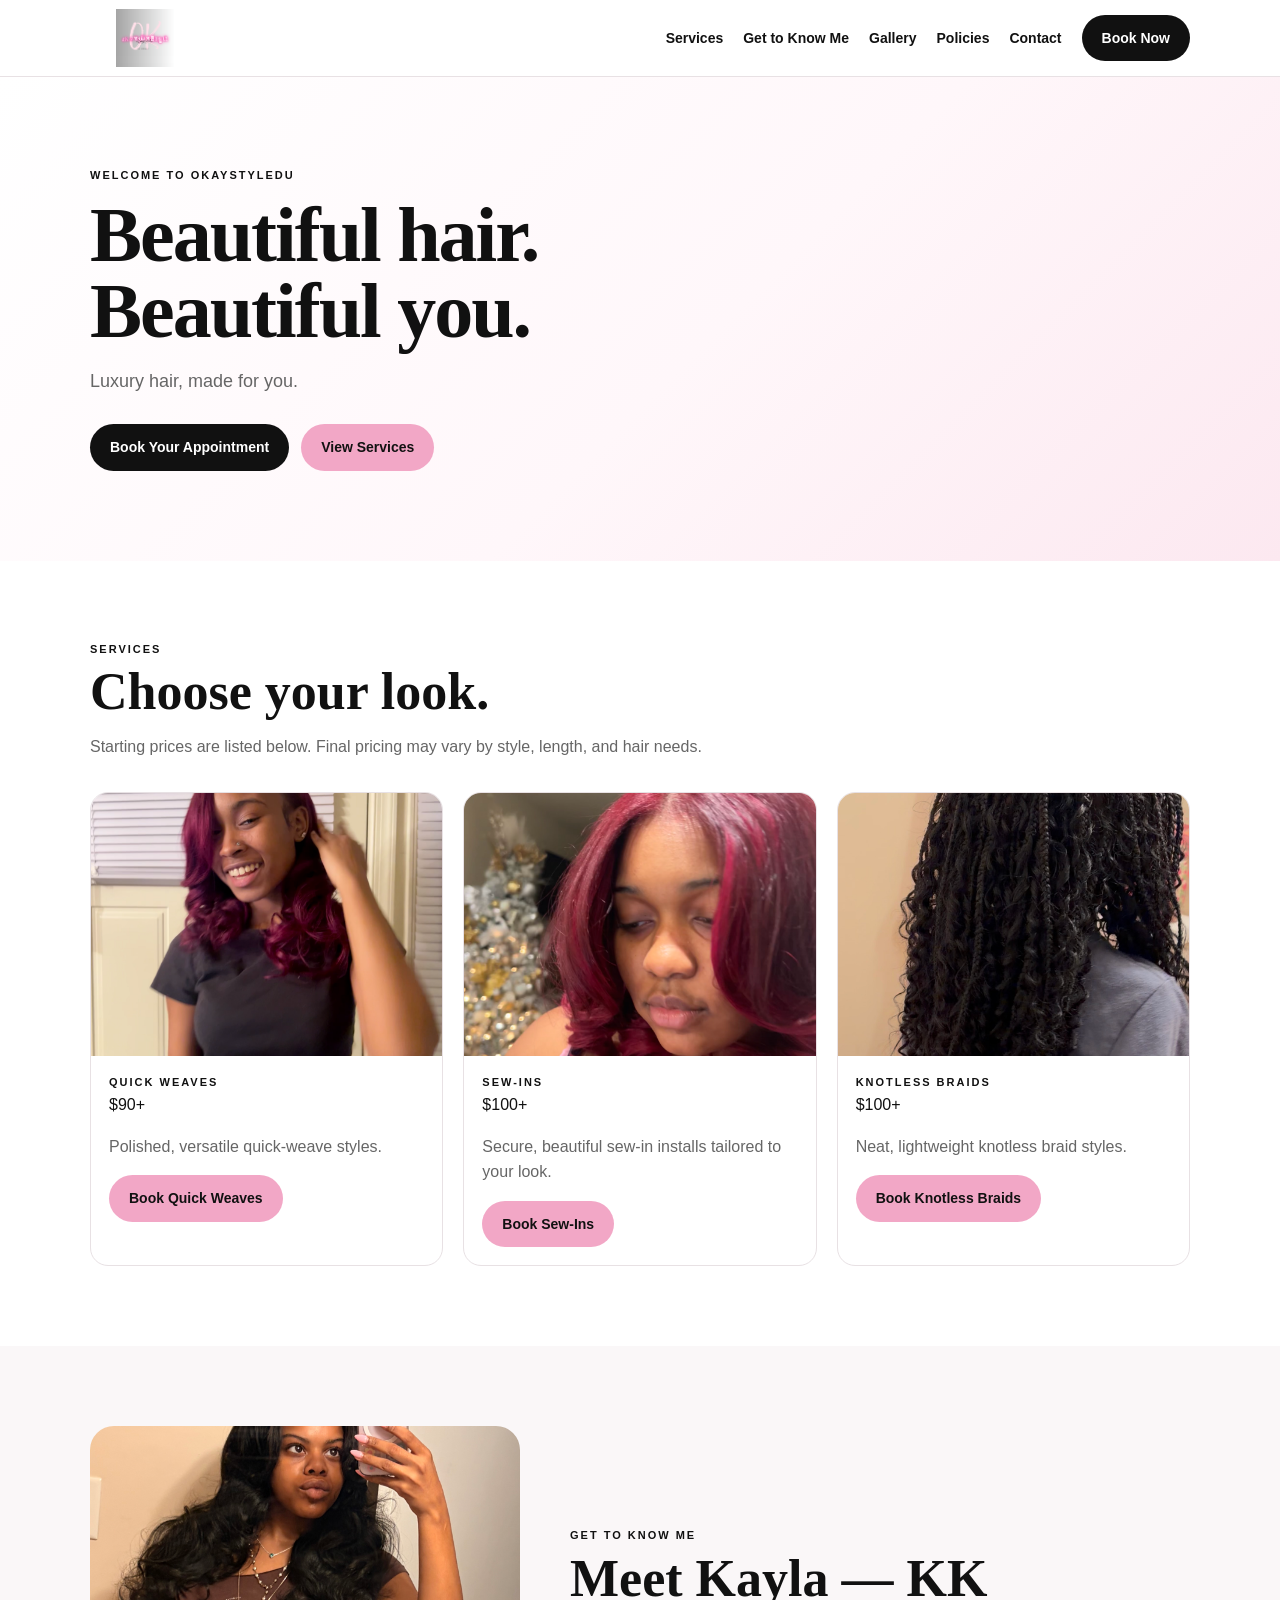
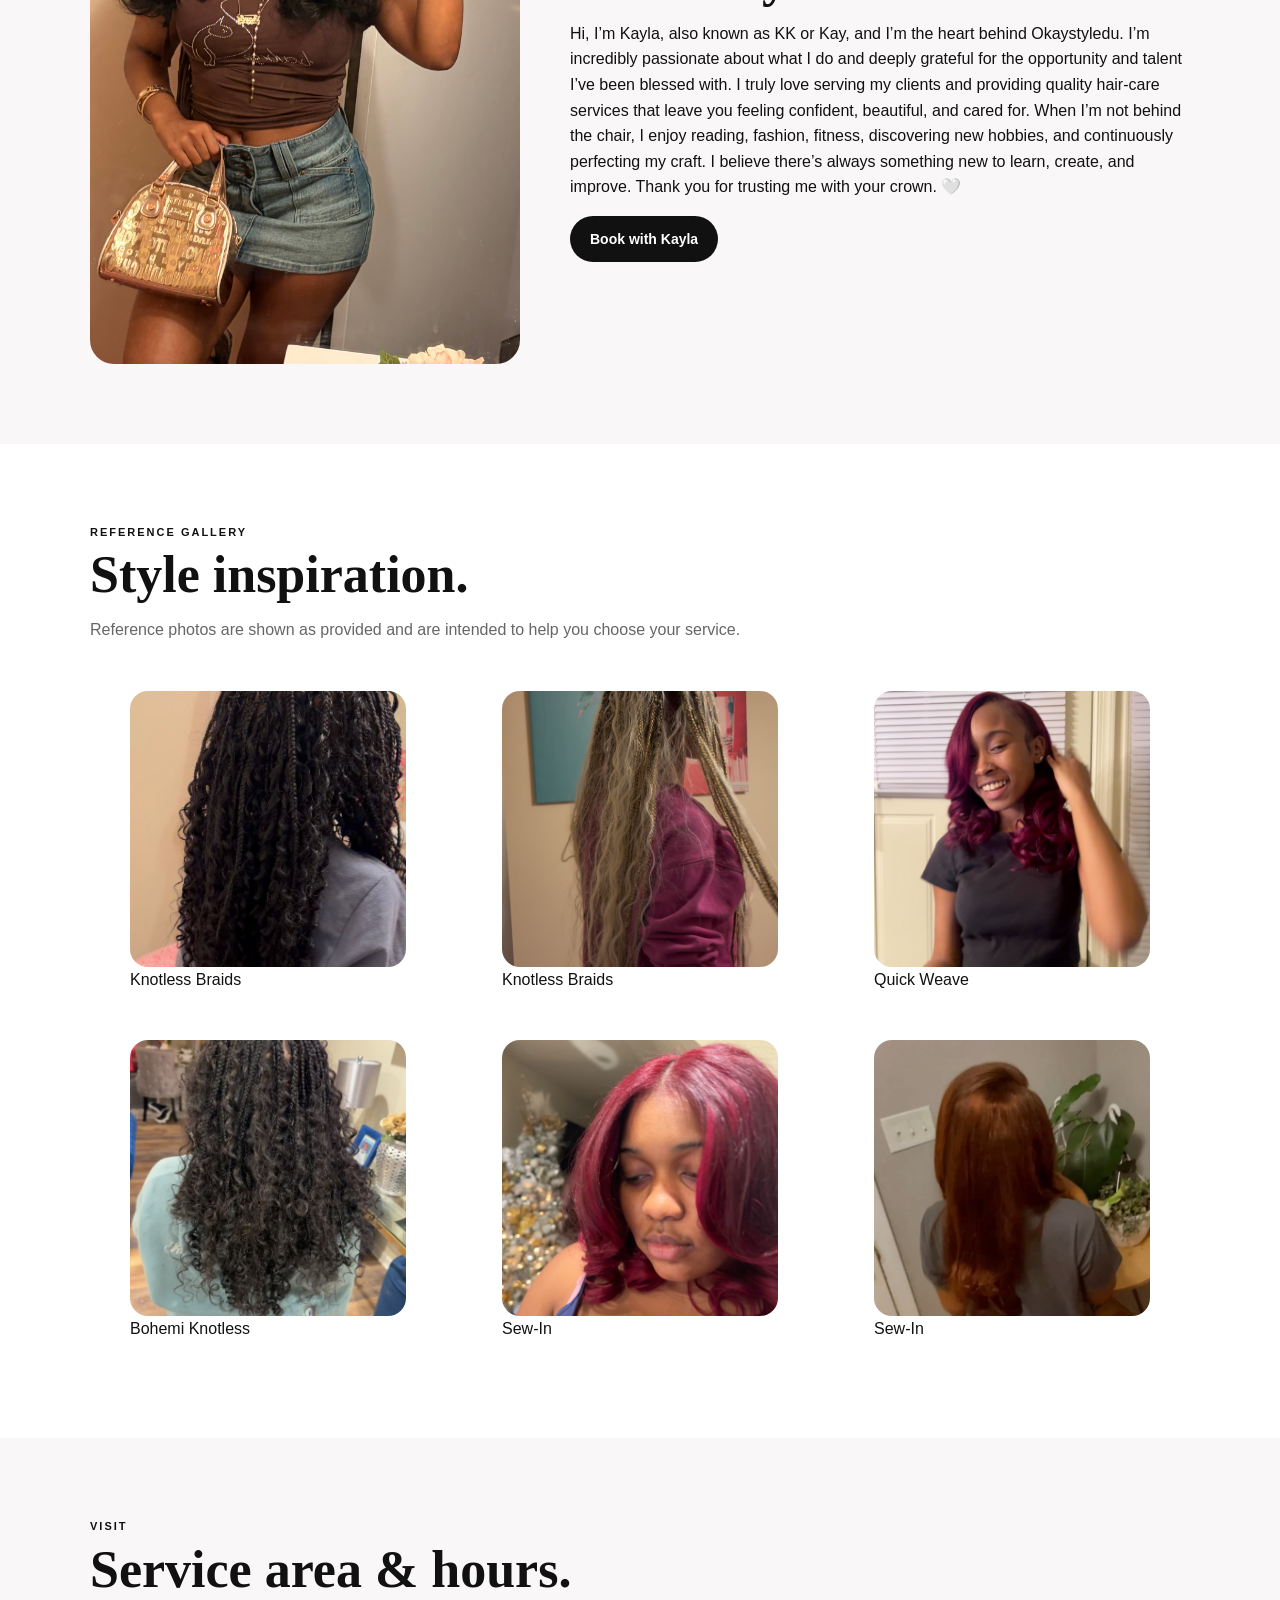
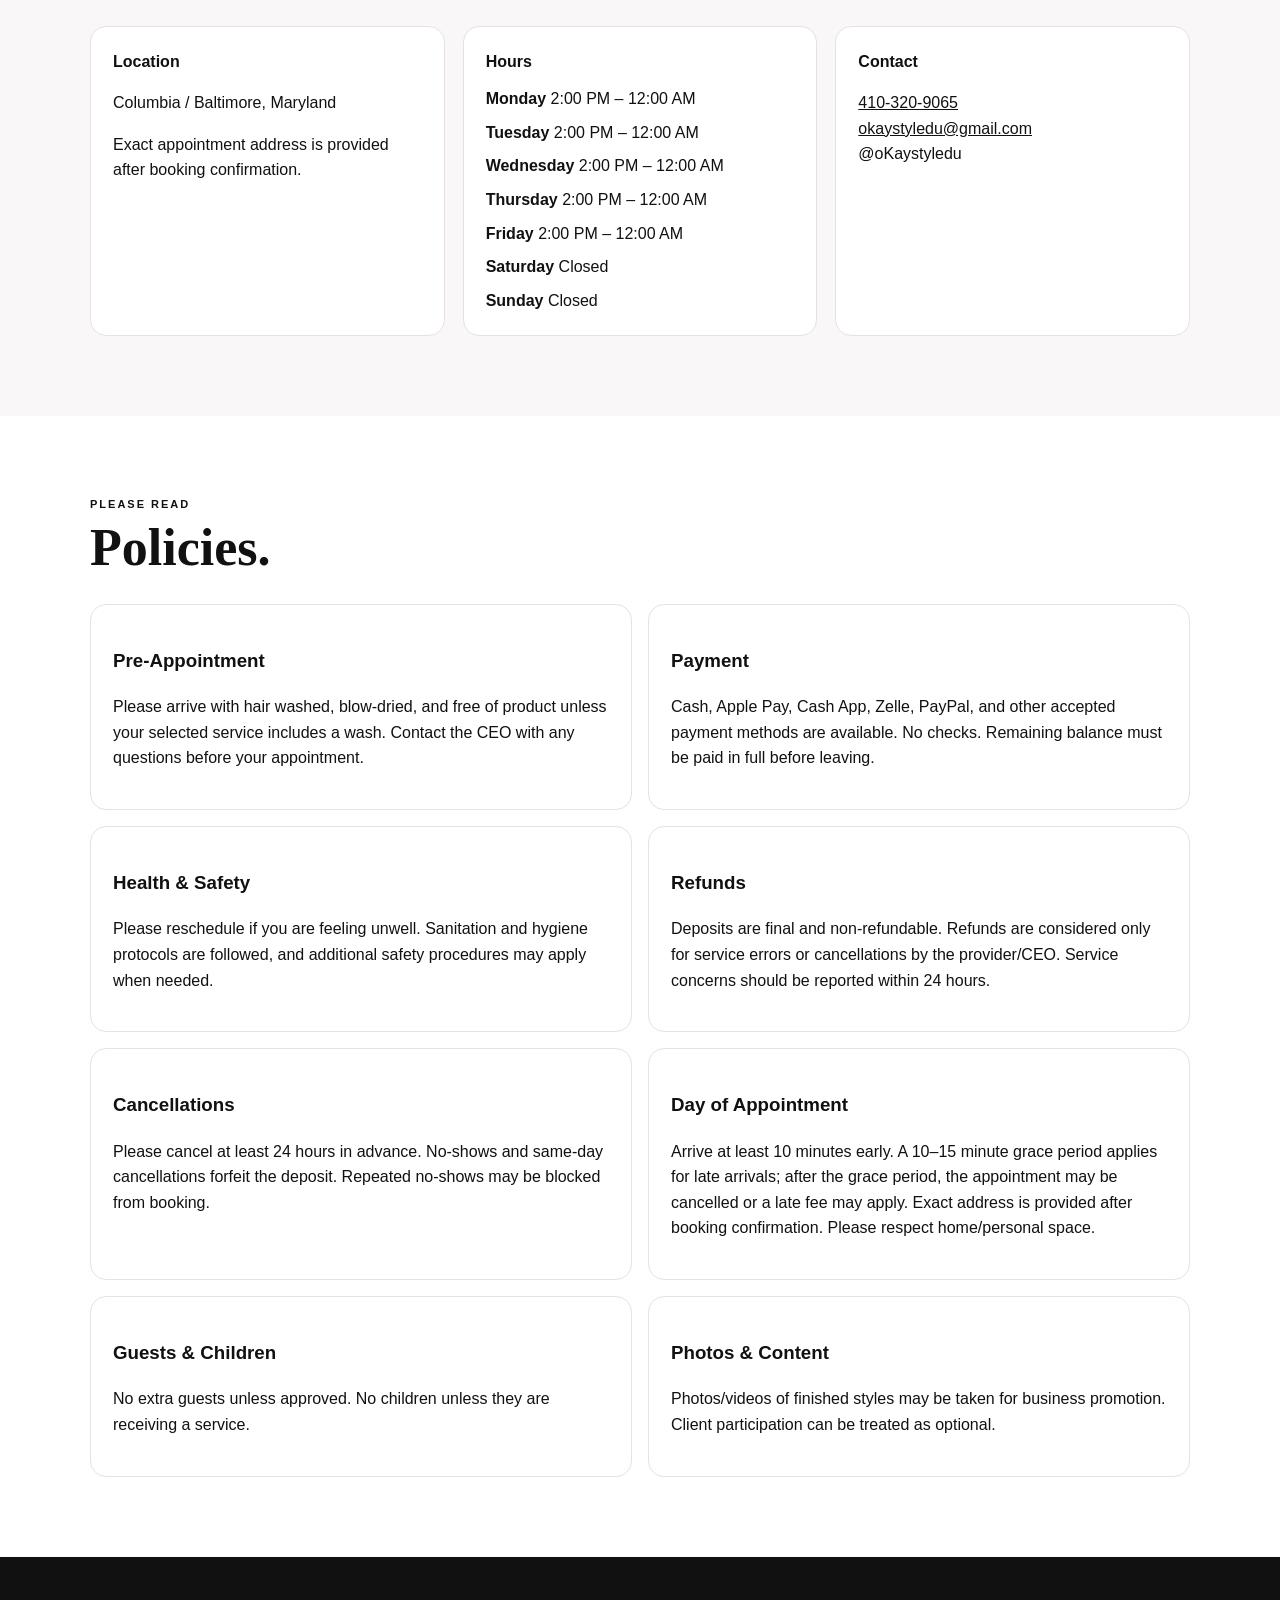
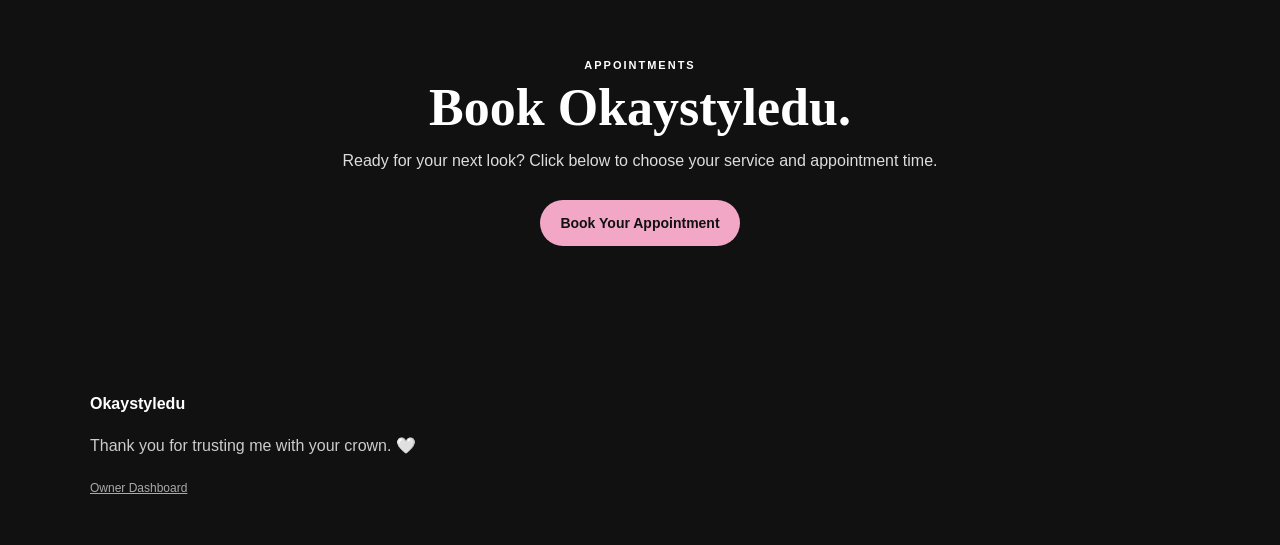
<file: index.html>
<!doctype html>
<html>
<head>
<meta charset="utf-8">
<meta name="viewport" content="width=device-width,initial-scale=1">
<meta name="description" content="Okaystyledu luxury hair booking">
<link rel="stylesheet" href="styles.css">
<script defer src="site.js"></script>
</head>

<body>

<nav class="nav">
<div class="wrap navin">
<a class="brand" href="#">
<img src="images/Chromium One.png" alt="Okaystyledu logo">
</a>

<div class="links">
<a href="#services">Services</a>
<a href="#about">Get to Know Me</a>
<a href="#gallery">Gallery</a>
<a href="#policies-section">Policies</a>
<a href="#contact">Contact</a>
<a class="btn" href="#book">Book Now</a>
</div>
</div>
</nav>

<header class="hero">
<div class="wrap">
<div class="eyebrow">Welcome to <span data-business>Okaystyledu</span></div>

<h1>Beautiful hair.<br>Beautiful you.</h1>

<p id="tagline">Luxury hair, made for you.</p>

<div class="hero-actions">
<a class="btn" href="#book">Book Your Appointment</a>
<a class="btn pink" href="#services">View Services</a>
</div>
</div>
</header>

<section class="section" id="services">
<div class="wrap">
<div class="eyebrow">Services</div>
<h2>Choose your look.</h2>
<p class="muted">Starting prices are listed below. Final pricing may vary by style, length, and hair needs.</p>

<div class="cards" id="service-list"></div>
</div>
</section>

<section class="section alt" id="about">
<div class="wrap about">

<div>
<img src="images/IMG_2752.jpeg" alt="Kayla">
</div>

<div>
<div class="eyebrow">Get to Know Me</div>
<h2 id="bioTitle">Meet Kayla — KK</h2>
<p id="bio"></p>
<a class="btn" href="#book">Book with Kayla</a>
</div>

</div>
</section>

<section class="section" id="gallery">
<div class="wrap">

<div class="eyebrow">Reference Gallery</div>
<h2>Style inspiration.</h2>

<p class="muted">
Reference photos are shown as provided and are intended to help you choose your service.
</p>

<div class="gallery" id="gallery-list"></div>

</div>
</section>

<section class="section alt">
<div class="wrap">

<div class="eyebrow">Visit</div>
<h2>Service area & hours.</h2>

<div class="info-grid">

<div class="info">
<strong>Location</strong>
<p id="location"></p>
<p class="small">Exact appointment address is provided after booking confirmation.</p>
</div>

<div class="info">
<strong>Hours</strong>
<div class="hours" id="hours"></div>
</div>

<div class="info" id="contact">
<strong>Contact</strong>
<p>
<a id="phone"></a><br>
<a id="email"></a><br>
<span id="instagram"></span>
</p>
</div>

</div>
</div>
</section>

<section class="section" id="policies-section">
<div class="wrap">

<div class="eyebrow">Please Read</div>
<h2>Policies.</h2>

<div class="policies" id="policies"></div>

</div>
</section>

<section class="section booking" id="book">
<div class="wrap bookingbox">

<div class="eyebrow">Appointments</div>

<h2>Book Okaystyledu.</h2>

<p>
Ready for your next look? Click below to choose your service and appointment time.
</p>

<a
class="btn pink"
href="https://squareup.com/appointments/book/LXV649K2WHCCC"
target="_blank"
rel="noopener">
Book Your Appointment
</a>

</div>
</section>

<footer class="footer">
<div class="wrap">

<strong data-business>Okaystyledu</strong>

<p class="small">
Thank you for trusting me with your crown. 🤍
</p>

<a class="adminlink" href="admin.html">Owner Dashboard</a>

</div>
</footer>

</body>
</html>
</file>
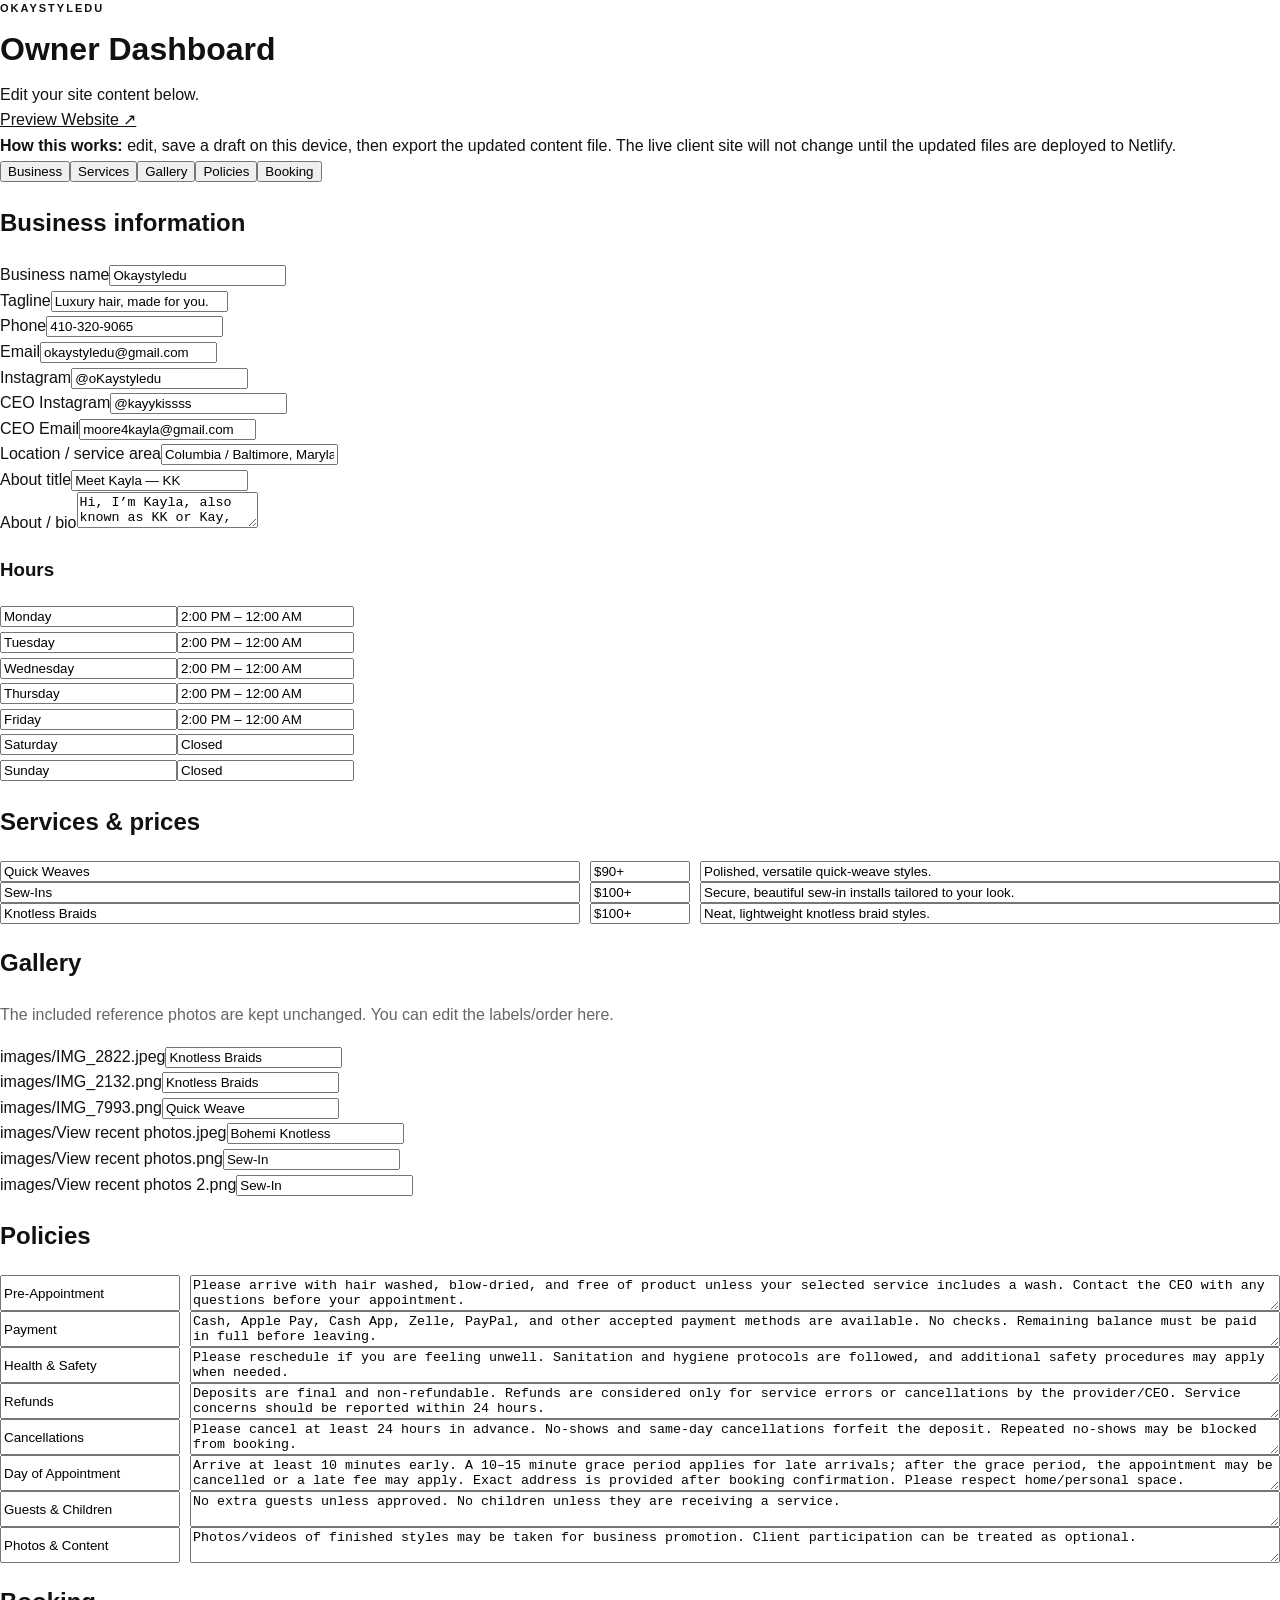
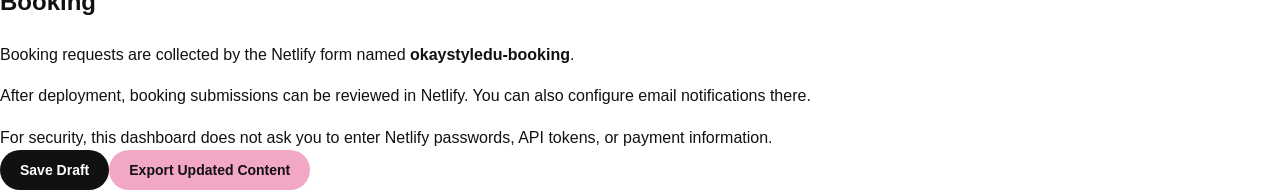
<file: admin.html>
<!doctype html><html><head><meta charset="utf-8"><meta name="viewport" content="width=device-width,initial-scale=1"><title>Okaystyledu Owner Dashboard</title><link rel="stylesheet" href="styles.css"></head>
<body class="adminbody"><main class="admin"><div class="adminhead"><div><div class="eyebrow">Okaystyledu</div><h1 style="margin:.2em 0">Owner Dashboard</h1><div class="status" id="status">Edit your site content below.</div></div><a class="preview" href="index.html" target="_blank">Preview Website ↗</a></div>
<div class="notice"><strong>How this works:</strong> edit, save a draft on this device, then export the updated content file. The live client site will not change until the updated files are deployed to Netlify.</div>
<div class="adminnav"><button class="tab" data-tab="business">Business</button><button class="tab" data-tab="services">Services</button><button class="tab" data-tab="gallery">Gallery</button><button class="tab" data-tab="policies">Policies</button><button class="tab" data-tab="booking">Booking</button></div>
<section class="panel active" id="panel-business"><h2>Business information</h2><div class="editor editgrid">
<div><label>Business name<input id="businessName"></label></div><div><label>Tagline<input id="tagline"></label></div><div><label>Phone<input id="phone"></label></div><div><label>Email<input id="email"></label></div><div><label>Instagram<input id="instagram"></label></div><div><label>CEO Instagram<input id="ceoInstagram"></label></div><div><label>CEO Email<input id="ceoEmail"></label></div><div><label>Location / service area<input id="location"></label></div><div class="full"><label>About title<input id="bioTitle"></label></div><div class="full"><label>About / bio<textarea id="bio"></textarea></label></div></div>
<h3>Hours</h3><div id="hoursEditor" class="editor"></div></section>
<section class="panel" id="panel-services"><h2>Services & prices</h2><div id="servicesEditor" class="editor"></div></section>
<section class="panel" id="panel-gallery"><h2>Gallery</h2><p class="muted">The included reference photos are kept unchanged. You can edit the labels/order here.</p><div id="galleryEditor" class="editor"></div></section>
<section class="panel" id="panel-policies"><h2>Policies</h2><div id="policiesEditor" class="editor"></div></section>
<section class="panel" id="panel-booking"><h2>Booking</h2><p>Booking requests are collected by the Netlify form named <strong>okaystyledu-booking</strong>.</p><p>After deployment, booking submissions can be reviewed in Netlify. You can also configure email notifications there.</p><div class="notice">For security, this dashboard does not ask you to enter Netlify passwords, API tokens, or payment information.</div></section>
<div class="sticky-save"><button class="btn" id="save">Save Draft</button><button class="btn pink" id="export">Export Updated Content</button></div></main>
<script>
let c;
const $=id=>document.getElementById(id);
const esc=s=>String(s??'').replace(/[&<>"']/g,m=>({'&':'&amp;','<':'&lt;','>':'&gt;','"':'&quot;',"'":'&#039;'}[m]));
async function init(){const local=localStorage.getItem('okaystyleduDraft'); if(local){c=JSON.parse(local)}else{c=await (await fetch('content.json')).json()} bind(); renderEditors()}
function bind(){document.querySelectorAll('.tab').forEach(b=>b.onclick=()=>{document.querySelectorAll('.panel').forEach(p=>p.classList.remove('active'));$('panel-'+b.dataset.tab).classList.add('active')});$('save').onclick=save;$('export').onclick=exportContent}
function renderEditors(){
['businessName','tagline','phone','email','instagram','ceoInstagram','ceoEmail','location','bioTitle','bio'].forEach(id=>$(id).value=c[id]||'');
$('hoursEditor').innerHTML=c.hours.map((h,i)=>`<div class="row"><input data-h="day" data-i="${i}" value="${esc(h[0])}"><input data-h="time" data-i="${i}" value="${esc(h[1])}"></div>`).join('');
$('servicesEditor').innerHTML=c.services.map((s,i)=>`<div class="row" style="display:grid;grid-template-columns:1fr 100px 1fr;gap:10px"><input data-s="name" data-i="${i}" value="${esc(s.name)}"><input data-s="price" data-i="${i}" value="${esc(s.price)}"><input data-s="description" data-i="${i}" value="${esc(s.description)}"></div>`).join('');
$('galleryEditor').innerHTML=c.gallery.map((g,i)=>`<div class="row"><span>${esc(g.image)}</span><input data-g="label" data-i="${i}" value="${esc(g.label)}"></div>`).join('');
$('policiesEditor').innerHTML=c.policies.map((p,i)=>`<div class="row" style="display:grid;grid-template-columns:180px 1fr;gap:10px"><input data-p="title" data-i="${i}" value="${esc(p[0])}"><textarea data-p="body" data-i="${i}">${esc(p[1])}</textarea></div>`).join('');
}
function collect(){['businessName','tagline','phone','email','instagram','ceoInstagram','ceoEmail','location','bioTitle','bio'].forEach(id=>c[id]=$(id).value);
document.querySelectorAll('[data-h]').forEach(x=>c.hours[x.dataset.i][x.dataset.h==='day'?0:1]=x.value);
document.querySelectorAll('[data-s]').forEach(x=>c.services[x.dataset.i][x.dataset.s]=x.value);
document.querySelectorAll('[data-g]').forEach(x=>c.gallery[x.dataset.i].label=x.value);
document.querySelectorAll('[data-p]').forEach(x=>c.policies[x.dataset.i][x.dataset.p==='title'?0:1]=x.value);
}
function save(){collect();localStorage.setItem('okaystyleduDraft',JSON.stringify(c));$('status').textContent='Draft saved on this device ✓';}
function exportContent(){collect();const blob=new Blob([JSON.stringify(c,null,2)],{type:'application/json'});const a=document.createElement('a');a.href=URL.createObjectURL(blob);a.download='content.json';a.click();URL.revokeObjectURL(a.href);$('status').textContent='Updated content exported ✓';}
init();
</script></body></html>
</file>
<file: styles.css>
:root {
  --black: #111;
  --pink: #f2a7c6;
  --soft: #faf7f8;
  --white: #fff;
  --border: #e8e1e4;
  --muted: #666;
}

* {
  box-sizing: border-box;
}

html {
  scroll-behavior: smooth;
}

body {
  margin: 0;
  background: var(--white);
  color: var(--black);
  font-family: Arial, Helvetica, sans-serif;
  line-height: 1.6;
  overflow-x: hidden;
}

img {
  max-width: 100%;
  display: block;
}

a {
  color: inherit;
}

.wrap {
  width: min(1100px, calc(100% - 32px));
  margin: 0 auto;
}

.nav {
  position: sticky;
  top: 0;
  z-index: 20;
  background: rgba(255,255,255,.96);
  border-bottom: 1px solid var(--border);
  backdrop-filter: blur(10px);
}

.navin {
  min-height: 76px;
  display: flex;
  align-items: center;
  justify-content: space-between;
  gap: 24px;
}

.brand img {
  width: 110px;
  height: 58px;
  object-fit: contain;
}

.links {
  display: flex;
  align-items: center;
  gap: 20px;
  flex-wrap: wrap;
}

.links a {
  text-decoration: none;
  font-size: 14px;
  font-weight: 600;
}

.btn {
  display: inline-block;
  padding: 12px 20px;
  border-radius: 999px;
  background: var(--black);
  color: var(--white);
  text-decoration: none;
  font-weight: 700;
  font-size: 14px;
  border: 0;
}

.btn.pink {
  background: var(--pink);
  color: var(--black);
}

.hero {
  background: linear-gradient(135deg, #fff 0%, #fff7fa 55%, #fce8f0 100%);
  padding: 90px 0;
}

.hero h1 {
  max-width: 700px;
  margin: 12px 0;
  font-family: Georgia, "Times New Roman", serif;
  font-size: clamp(44px, 7vw, 78px);
  line-height: .98;
  letter-spacing: -2px;
}

.hero p {
  font-size: 18px;
  color: var(--muted);
  max-width: 520px;
}

.hero-actions {
  display: flex;
  gap: 12px;
  flex-wrap: wrap;
  margin-top: 28px;
}

.eyebrow {
  font-size: 11px;
  font-weight: 800;
  letter-spacing: 2px;
  text-transform: uppercase;
}

.section {
  padding: 80px 0;
}

.section.alt {
  background: var(--soft);
}

.section h2 {
  margin: 8px 0 14px;
  font-family: Georgia, "Times New Roman", serif;
  font-size: clamp(34px, 5vw, 52px);
  line-height: 1;
}

.muted {
  color: var(--muted);
}

.cards {
  display: grid;
  grid-template-columns: repeat(3, minmax(0, 1fr));
  gap: 20px;
  margin-top: 32px;
}

.card {
  overflow: hidden;
  background: var(--white);
  border: 1px solid var(--border);
  border-radius: 18px;
}

.card img {
  width: 100%;
  aspect-ratio: 4 / 3;
  object-fit: cover;
}

.card-body {
  padding: 18px;
}

.card h3 {
  margin: 0 0 6px;
  font-family: Georgia, "Times New Roman", serif;
  font-size: 24px;
}

.card p {
  color: var(--muted);
}

.about {
  display: grid;
  grid-template-columns: minmax(280px, 430px) 1fr;
  gap: 50px;
  align-items: center;
}

.about img {
  width: 100%;
  border-radius: 24px;
  aspect-ratio: 4 / 5;
  object-fit: cover;
}

.gallery {
  display: grid;
  grid-template-columns: repeat(3, 1fr);
  gap: 16px;
  margin-top: 32px;
}

.gallery img {
  width: 100%;
  aspect-ratio: 1 / 1;
  object-fit: cover;
  border-radius: 18px;
}

.info-grid {
  display: grid;
  grid-template-columns: repeat(3, 1fr);
  gap: 18px;
  margin-top: 30px;
}

.info,
.policy {
  padding: 22px;
  background: var(--white);
  border: 1px solid var(--border);
  border-radius: 16px;
}

.hours {
  display: grid;
  gap: 8px;
  margin-top: 12px;
}

.policies {
  display: grid;
  grid-template-columns: repeat(2, 1fr);
  gap: 16px;
  margin-top: 30px;
}

.booking {
  background: var(--black);
  color: var(--white);
}

.bookingbox {
  text-align: center;
  padding: 20px 0;
}

.bookingbox p {
  max-width: 600px;
  margin: 12px auto 26px;
  color: #ddd;
}

.footer {
  padding: 45px 0;
  background: var(--black);
  color: var(--white);
}

.footer .small {
  color: #ccc;
}

.adminlink {
  color: #aaa;
  font-size: 12px;
}

@media (max-width: 800px) {
  .wrap {
    width: min(100% - 28px, 680px);
  }

  .navin {
    min-height: 68px;
  }

  .links {
    gap: 12px;
  }

  .links a:not(.btn) {
    display: none;
  }

  .hero {
    padding: 65px 0;
  }

  .hero h1 {
    font-size: clamp(42px, 13vw, 64px);
  }

  .cards {
    grid-template-columns: 1fr;
  }

  .about {
    grid-template-columns: 1fr;
    gap: 30px;
  }

  .about img {
    max-height: 520px;
  }

  .gallery {
    grid-template-columns: repeat(2, 1fr);
  }

  .info-grid {
    grid-template-columns: 1fr;
  }

  .policies {
    grid-template-columns: 1fr;
  }

  .section {
    padding: 60px 0;
  }
}

@media (max-width: 480px) {
  .wrap {
    width: calc(100% - 24px);
  }

  .brand img {
  width: 125px;
  height: 70px;
  object-fit: contain;
}


  .navin {
    gap: 8px;
  }

  .links .btn {
    padding: 10px 15px;
    font-size: 12px;
  }

  .hero {
    padding: 55px 0;
  }

  .hero h1 {
    letter-spacing: -1px;
  }

  .gallery {
    grid-template-columns: 1fr;
  }

  .card,
  .info,
  .policy {
    border-radius: 16px;
  }

  .bookingbox {
    padding: 10px 0;
  }
}
</file>
